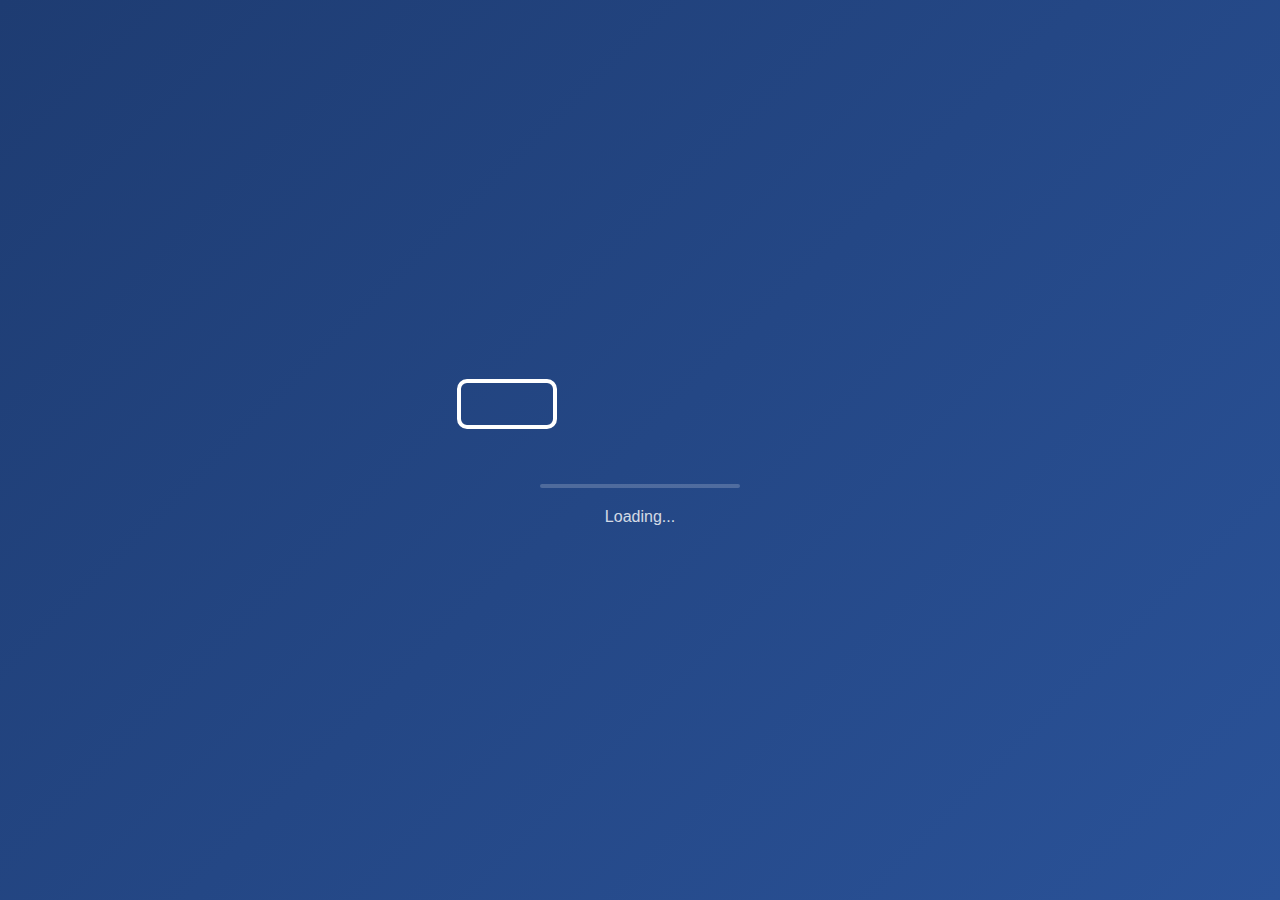
<file: index.html>
<!DOCTYPE html>
<html lang="en">
<head>
    <meta charset="UTF-8">
    <meta name="viewport" content="width=device-width, initial-scale=1.0">
    <title>YEDOS - Battery Management System</title>
    <link rel="stylesheet" href="styles.css">
    <link rel="stylesheet" href="splash.css">
</head>
<body>
    <div class="splash-container">
        <div class="splash-content">
            <div class="brand-logo">
                <div class="battery-container">
                    <div class="battery-body">
                        <div class="battery-level"></div>
                    </div>
                    <div class="lightning">⚡</div>
                </div>
                <div class="logo-text">YEDOS</div>
            </div>
            <div class="loading-bar">
                <div class="loading-progress"></div>
            </div>
            <div class="loading-text">Loading...</div>
        </div>
    </div>
    <script src="splash.js"></script>
</body>
</html>
</file>
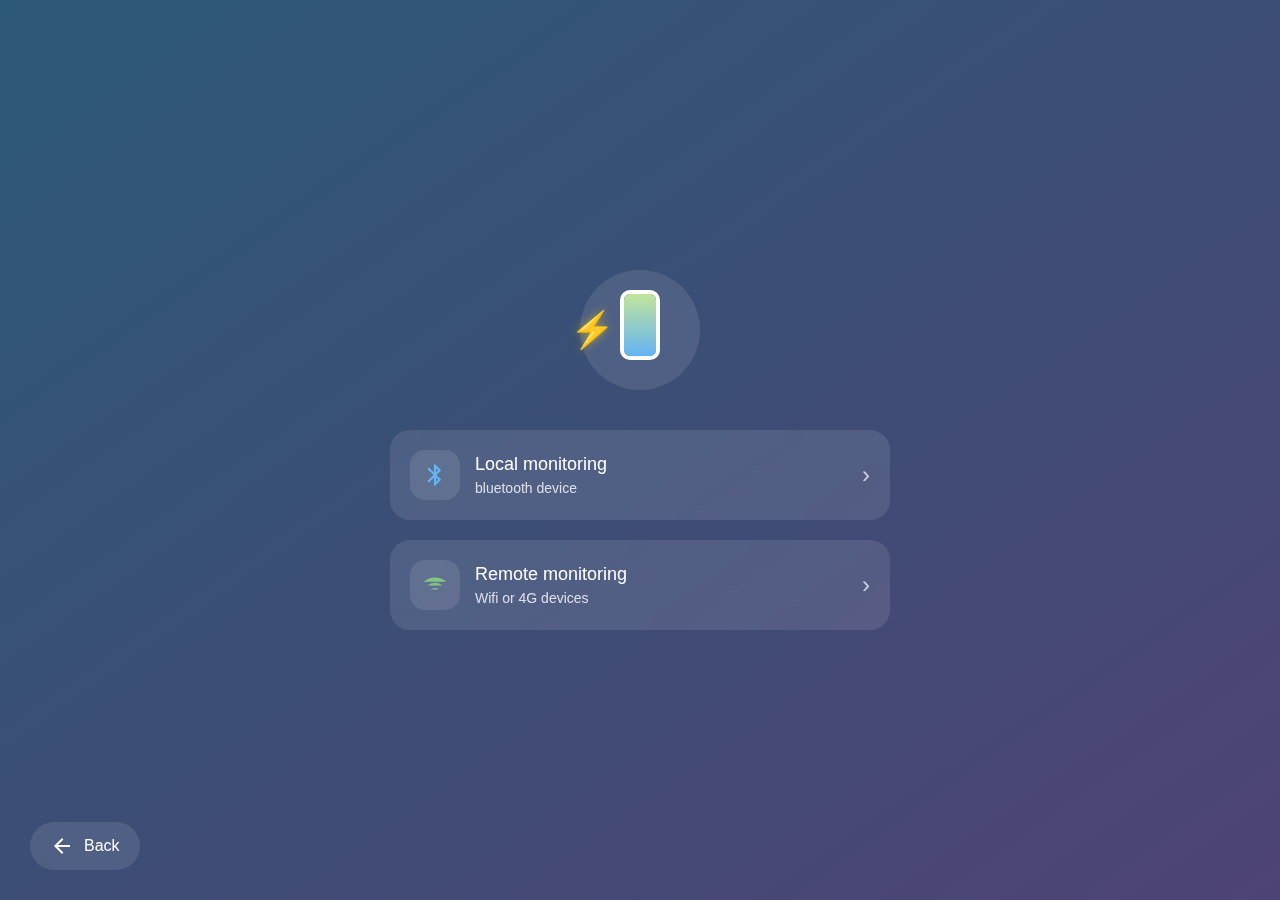
<file: dashboard.html>
<!DOCTYPE html>
<html lang="tr">
<head>
    <meta charset="UTF-8">
    <meta name="viewport" content="width=device-width, initial-scale=1.0">
    <title>YEDOS BMS</title>
    <link rel="stylesheet" href="dashboard.css">
</head>
<body>
    <div class="dashboard-container">
        <div class="logo-container">
            <div class="brand-logo">
                <div class="battery-icon">
                    <div class="battery-level"></div>
                </div>
                <div class="lightning">⚡</div>
            </div>
        </div>

        <div class="monitoring-options">
            <a href="#" class="monitoring-card local">
                <div class="icon">
                    <svg xmlns="http://www.w3.org/2000/svg" viewBox="0 0 24 24" fill="currentColor">
                        <path d="M17.71 7.71L12 2h-1v7.59L6.41 5 5 6.41 10.59 12 5 17.59 6.41 19 11 14.41V22h1l5.71-5.71-4.3-4.29 4.3-4.29zM13 5.83l1.88 1.88L13 9.59V5.83zm1.88 10.46L13 18.17v-3.76l1.88 1.88z"></path>
                    </svg>
                </div>
                <div class="content">
                    <h3>Local monitoring</h3>
                    <p>bluetooth device</p>
                </div>
                <div class="arrow">›</div>
            </a>

            <a href="#" class="monitoring-card remote">
                <div class="icon">
                    <svg xmlns="http://www.w3.org/2000/svg" viewBox="0 0 24 24" fill="currentColor">
                        <path d="M5 12.55a11 11 0 0 1 14.08 0"/>
                        <path d="M1.42 9a16 16 0 0 1 21.16 0"/>
                        <path d="M8.53 16.11a6 6 0 0 1 6.95 0"/>
                        <line x1="12" y1="20" x2="12" y2="20"/>
                    </svg>
                </div>
                <div class="content">
                    <h3>Remote monitoring</h3>
                    <p>Wifi or 4G devices</p>
                </div>
                <div class="arrow">›</div>
            </a>
        </div>
        
        <a href="login.html" class="back-button">
            <div class="icon">
                <svg xmlns="http://www.w3.org/2000/svg" viewBox="0 0 24 24" fill="currentColor">
                    <path d="M20 11H7.83l5.59-5.59L12 4l-8 8 8 8 1.41-1.41L7.83 13H20v-2z"/>
                </svg>
            </div>
            <span>Back</span>
        </a>
    </div>
    <script src="dashboard.js"></script>
</body>
</html>
</file>
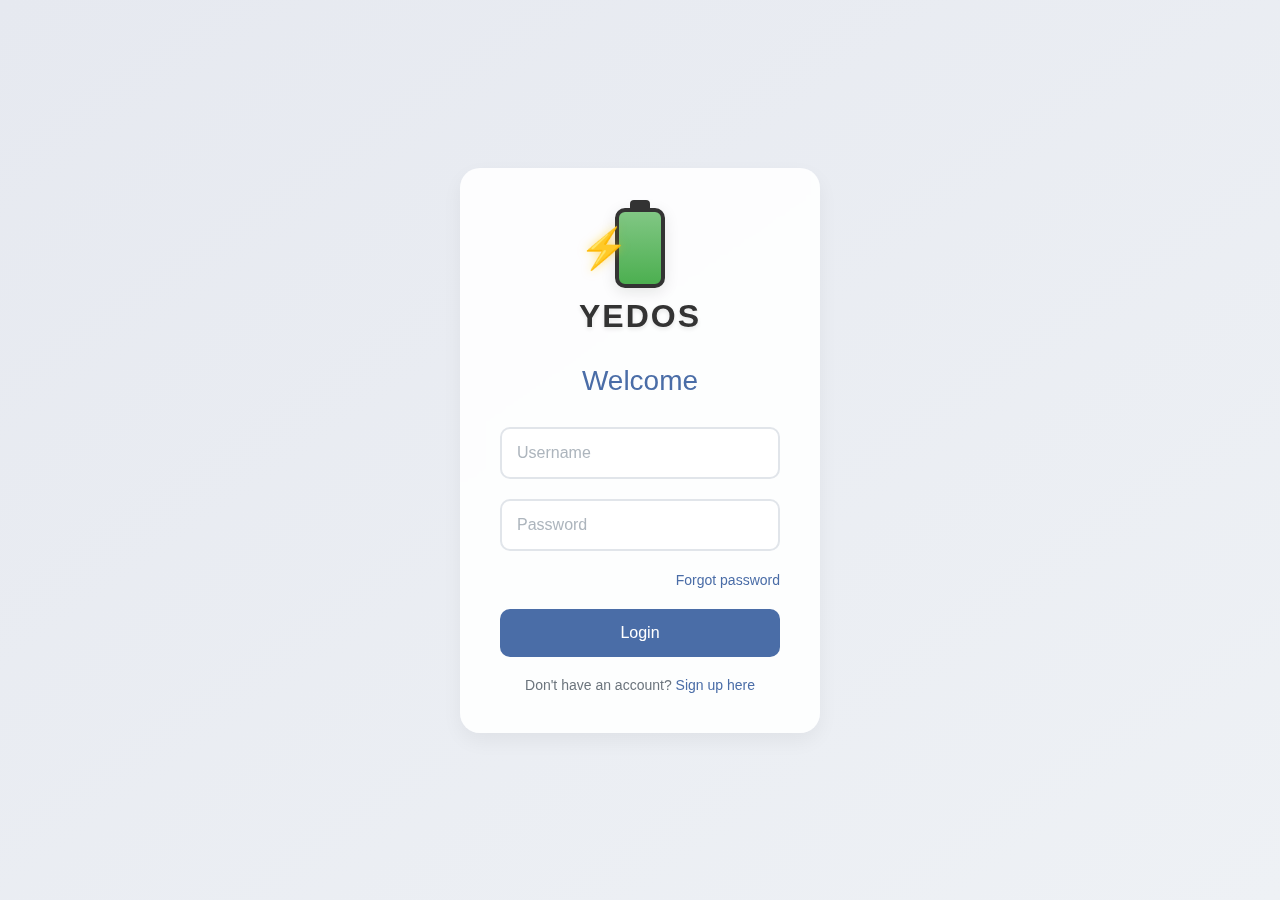
<file: login.html>
<!DOCTYPE html>
<html lang="tr">
<head>
    <meta charset="UTF-8">
    <meta name="viewport" content="width=device-width, initial-scale=1.0">
    <title>ALTAR GRUP BMS - Login</title>
    <link rel="stylesheet" href="styles.css">
</head>
<body>
    <div class="login-container">
        <div class="login-card">
            <div class="brand-container">
                <div class="brand-logo">
                    <div class="battery-icon">
                        <div class="lightning">⚡</div>
                    </div>
                </div>
                <h2 class="brand-name">YEDOS</h2>
            </div>
            <h1>Welcome</h1>
            <form id="loginForm">
                <div class="form-group">
                    <input type="text" id="username" placeholder="Username" required>
                </div>
                <div class="form-group">
                    <input type="password" id="password" placeholder="Password" required>
                    <div class="caps-lock-warning">
                        <svg xmlns="http://www.w3.org/2000/svg" viewBox="0 0 24 24" fill="currentColor">
                            <path d="M12 2L1 21h22L12 2zm0 3.45l8 14.1H4l8-14.1zM11 16h2v2h-2v-2zm0-7h2v5h-2V9z"/>
                        </svg>
                        <span>Caps Lock is on</span>
                    </div>
                </div>
                <div class="forgot-password">
                    <a href="#">Forgot password</a>
                </div>
                <button type="submit" class="login-btn">Login</button>
                <div class="signup-link">
                    Don't have an account? <a href="register.html">Sign up here</a>
                </div>
            </form>
        </div>
    </div>
    <script src="script.js"></script>
</body>
</html>
</file>
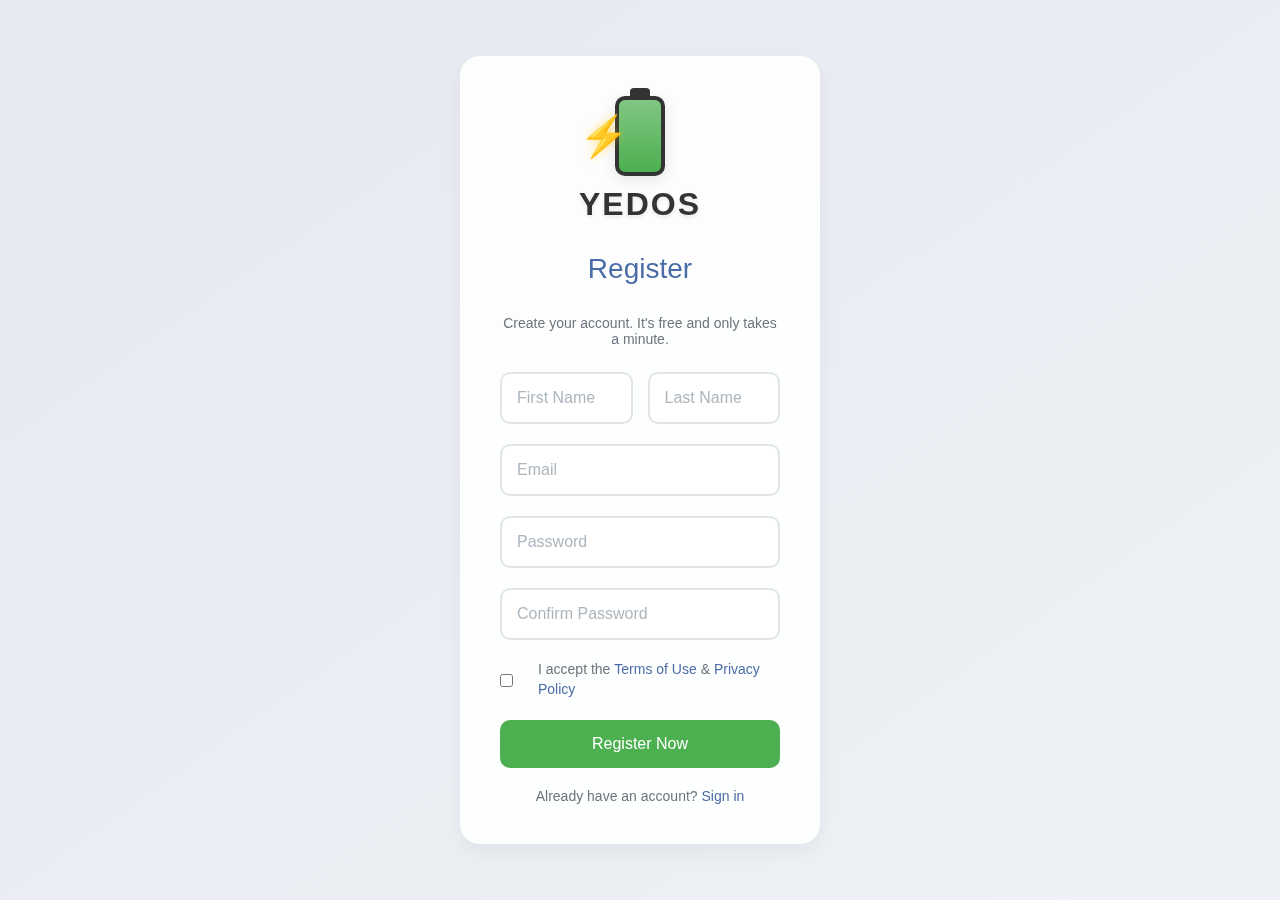
<file: register.html>
<!DOCTYPE html>
<html lang="tr">
<head>
    <meta charset="UTF-8">
    <meta name="viewport" content="width=device-width, initial-scale=1.0">
    <title>ALTAR GRUP BMS - Register</title>
    <link rel="stylesheet" href="styles.css">
    <link rel="stylesheet" href="register.css">
</head>
<body>
    <div class="login-container">
        <div class="login-card">
            <div class="brand-container">
                <div class="brand-logo">
                    <div class="battery-icon">
                        <div class="lightning">⚡</div>
                    </div>
                </div>
                <h2 class="brand-name">YEDOS</h2>
            </div>
            <h1>Register</h1>
            <p class="subtitle">Create your account. It's free and only takes a minute.</p>
            
            <form id="registerForm">
                <div class="name-group">
                    <div class="form-group">
                        <input type="text" id="firstName" placeholder="First Name" required>
                    </div>
                    <div class="form-group">
                        <input type="text" id="lastName" placeholder="Last Name" required>
                    </div>
                </div>
                
                <div class="form-group">
                    <input type="email" id="email" placeholder="Email" required>
                </div>
                
                <div class="form-group">
                    <input type="password" id="password" placeholder="Password" required>
                </div>
                
                <div class="form-group">
                    <input type="password" id="confirmPassword" placeholder="Confirm Password" required>
                </div>
                
                <div class="terms-group">
                    <label class="checkbox-container">
                        <input type="checkbox" required>
                        <span class="checkmark"></span>
                        <span class="terms-text">
                            I accept the 
                            <a href="#" class="terms-link">Terms of Use</a> & 
                            <a href="#" class="terms-link">Privacy Policy</a>
                        </span>
                    </label>
                </div>
                
                <button type="submit" class="login-btn register-btn">Register Now</button>
                
                <div class="signup-link">
                    Already have an account? <a href="login.html">Sign in</a>
                </div>
            </form>
        </div>
    </div>
    <script src="register.js"></script>
</body>
</html>
</file>
<file: styles.css>
* {
    margin: 0;
    padding: 0;
    box-sizing: border-box;
    font-family: 'Segoe UI', Tahoma, Geneva, Verdana, sans-serif;
}

body {
    min-height: 100vh;
    display: flex;
    justify-content: center;
    align-items: center;
    background: #f0f2f5;
    background: linear-gradient(145deg, #e6e9f0 0%, #eef1f5 100%);
}

.login-container {
    width: 100%;
    max-width: 400px;
    padding: 20px;
}

.login-card {
    background: rgba(255, 255, 255, 0.9);
    padding: 40px;
    border-radius: 20px;
    box-shadow: 0 8px 20px rgba(0, 0, 0, 0.05);
    backdrop-filter: blur(10px);
}

h1 {
    color: #4a6da7;
    text-align: center;
    margin-bottom: 30px;
    font-size: 28px;
    font-weight: 500;
}

.form-group {
    margin-bottom: 20px;
    position: relative;
}

.caps-lock-warning {
    position: absolute;
    right: -180px;
    top: 50%;
    transform: translateY(-50%);
    background: rgba(255, 193, 7, 0.1);
    padding: 8px 12px;
    border-radius: 8px;
    display: flex;
    align-items: center;
    gap: 8px;
    color: #ffc107;
    font-size: 14px;
    opacity: 0;
    visibility: hidden;
    transition: all 0.3s ease;
}

.caps-lock-warning.visible {
    opacity: 1;
    visibility: visible;
}

.caps-lock-warning svg {
    width: 16px;
    height: 16px;
    fill: currentColor;
}

input {
    width: 100%;
    padding: 15px;
    border: 2px solid #e1e5ea;
    border-radius: 10px;
    font-size: 16px;
    transition: all 0.3s ease;
    background: rgba(255, 255, 255, 0.9);
}

input:focus {
    outline: none;
    border-color: #4a6da7;
    box-shadow: 0 0 0 3px rgba(74, 109, 167, 0.1);
}

input::placeholder {
    color: #adb5bd;
}

.forgot-password {
    text-align: right;
    margin-bottom: 20px;
}

.forgot-password a {
    color: #4a6da7;
    text-decoration: none;
    font-size: 14px;
    transition: color 0.3s ease;
}

.forgot-password a:hover {
    color: #2d4373;
}

.login-btn {
    width: 100%;
    padding: 15px;
    background: #4a6da7;
    color: white;
    border: none;
    border-radius: 10px;
    font-size: 16px;
    font-weight: 500;
    cursor: pointer;
    transition: background 0.3s ease;
}

.login-btn:hover {
    background: #3a5a8f;
}

.signup-link {
    text-align: center;
    margin-top: 20px;
    color: #6c757d;
    font-size: 14px;
}

.signup-link a {
    color: #4a6da7;
    text-decoration: none;
    font-weight: 500;
    transition: color 0.3s ease;
}

.signup-link a:hover {
    color: #2d4373;
}

/* Animation */
@keyframes fadeIn {
    from {
        opacity: 0;
        transform: translateY(-20px);
    }
    to {
        opacity: 1;
        transform: translateY(0);
    }
}

.login-card {
    animation: fadeIn 0.5s ease-out;
}

.brand-container {
    text-align: center;
    margin-bottom: 30px;
    display: flex;
    flex-direction: column;
    align-items: center;
    gap: 10px;
}

.brand-logo {
    width: 80px;
    height: 80px;
    display: flex;
    justify-content: center;
    align-items: center;
    position: relative;
}

.battery-icon {
    width: 50px;
    height: 80px;
    border: 4px solid #333;
    border-radius: 10px;
    position: relative;
    background: linear-gradient(to top, #4CAF50 0%, #81C784 100%);
    box-shadow: 0 4px 15px rgba(0, 0, 0, 0.1);
}

.battery-icon::before {
    content: '';
    position: absolute;
    top: -12px;
    left: 50%;
    transform: translateX(-50%);
    width: 20px;
    height: 8px;
    background-color: #333;
    border-radius: 4px 4px 0 0;
}

.lightning {
    position: absolute;
    left: -40px;
    top: 50%;
    transform: translateY(-50%);
    font-size: 40px;
    color: #FFC107;
    text-shadow: 0 0 10px rgba(255, 193, 7, 0.5);
    animation: glowEffect 2s infinite;
}

.brand-name {
    font-size: 32px;
    font-weight: 700;
    color: #333;
    letter-spacing: 2px;
    text-shadow: 0 2px 4px rgba(0, 0, 0, 0.1);
}

@keyframes glowEffect {
    0% {
        text-shadow: 0 0 10px rgba(255, 193, 7, 0.5);
    }
    50% {
        text-shadow: 0 0 20px rgba(255, 193, 7, 0.8);
    }
    100% {
        text-shadow: 0 0 10px rgba(255, 193, 7, 0.5);
    }
}
</file>
<file: splash.css>
* {
    margin: 0;
    padding: 0;
    box-sizing: border-box;
    font-family: 'Segoe UI', Tahoma, Geneva, Verdana, sans-serif;
}

body {
    background: linear-gradient(145deg, #1a1a1a 0%, #2d2d2d 100%);
    min-height: 100vh;
    display: flex;
    justify-content: center;
    align-items: center;
    overflow: hidden;
}

.splash-container {
    position: fixed;
    top: 0;
    left: 0;
    width: 100%;
    height: 100%;
    background: linear-gradient(135deg, #1e3c72 0%, #2a5298 100%);
    display: flex;
    justify-content: center;
    align-items: center;
    z-index: 9999;
}

.splash-content {
    text-align: center;
    color: white;
}

.brand-logo {
    margin-bottom: 30px;
    animation: fadeInDown 1s ease-out;
}

.battery-container {
    position: relative;
    width: 120px;
    height: 60px;
    margin: 0 auto 20px;
}

.battery-body {
    position: absolute;
    top: 50%;
    left: 50%;
    transform: translate(-50%, -50%);
    width: 100px;
    height: 50px;
    border: 4px solid white;
    border-radius: 10px;
    overflow: hidden;
}

.battery-level {
    position: absolute;
    bottom: 0;
    left: 0;
    width: 100%;
    height: 0%;
    background: #4CAF50;
    transition: height 1.5s ease-in-out;
    animation: chargeBattery 2s ease-in-out forwards;
}

.lightning {
    position: absolute;
    top: 50%;
    left: 50%;
    transform: translate(-50%, -50%);
    font-size: 24px;
    opacity: 0;
    animation: flashLightning 2s ease-in-out infinite;
}

.logo-text {
    font-size: 36px;
    font-weight: bold;
    text-transform: uppercase;
    letter-spacing: 4px;
    margin-top: 20px;
    opacity: 0;
    animation: fadeInUp 1s ease-out 0.5s forwards;
    position: relative;
}

.logo-text::after {
    content: '';
    position: absolute;
    top: -8px;
    right: 2px;
    width: 12px;
    height: 14px;
    background: white;
    clip-path: polygon(0% 50%, 40% 50%, 40% 100%, 60% 100%, 60% 50%, 100% 50%, 100% 0%, 0% 0%);
    animation: glowPlug 2s infinite;
}

.loading-bar {
    width: 200px;
    height: 4px;
    background: rgba(255, 255, 255, 0.2);
    border-radius: 2px;
    margin: 20px auto;
    overflow: hidden;
}

.loading-progress {
    width: 0%;
    height: 100%;
    background: white;
    border-radius: 2px;
    transition: width 0.3s ease-out;
    animation: progress 2s ease-out forwards;
}

.loading-text {
    font-size: 16px;
    opacity: 0.8;
    animation: pulse 1.5s ease-in-out infinite;
}

@keyframes chargeBattery {
    0% {
        height: 0%;
        background: #f44336;
    }
    50% {
        height: 50%;
        background: #FFC107;
    }
    100% {
        height: 100%;
        background: #4CAF50;
    }
}

@keyframes flashLightning {
    0%, 100% {
        opacity: 0;
        transform: translate(-50%, -50%) scale(0.8);
    }
    50% {
        opacity: 1;
        transform: translate(-50%, -50%) scale(1.2);
    }
}

@keyframes fadeInDown {
    from {
        opacity: 0;
        transform: translateY(-20px);
    }
    to {
        opacity: 1;
        transform: translateY(0);
    }
}

@keyframes fadeInUp {
    from {
        opacity: 0;
        transform: translateY(20px);
    }
    to {
        opacity: 1;
        transform: translateY(0);
    }
}

@keyframes progress {
    from {
        width: 0%;
    }
    to {
        width: 100%;
    }
}

@keyframes pulse {
    0%, 100% {
        opacity: 0.5;
    }
    50% {
        opacity: 1;
    }
}

@keyframes glowPlug {
    0%, 100% {
        box-shadow: 0 0 5px white;
    }
    50% {
        box-shadow: 0 0 15px white, 0 0 25px rgba(255, 255, 255, 0.5);
    }
}
</file>
<file: dashboard.css>
* {
    margin: 0;
    padding: 0;
    box-sizing: border-box;
    font-family: 'Segoe UI', Tahoma, Geneva, Verdana, sans-serif;
}

body {
    min-height: 100vh;
    background: linear-gradient(145deg, #2b5876 0%, #4e4376 100%);
    display: flex;
    justify-content: center;
    align-items: center;
    padding: 20px;
}

.dashboard-container {
    width: 100%;
    max-width: 500px;
    display: flex;
    flex-direction: column;
    align-items: center;
    gap: 40px;
}

.logo-container {
    width: 120px;
    height: 120px;
    background: rgba(255, 255, 255, 0.1);
    border-radius: 50%;
    display: flex;
    justify-content: center;
    align-items: center;
    padding: 20px;
    animation: pulse 2s infinite;
}

.brand-logo {
    position: relative;
    width: 100%;
    height: 100%;
}

.battery-icon {
    width: 40px;
    height: 70px;
    border: 4px solid #fff;
    border-radius: 10px;
    position: relative;
    overflow: hidden;
    margin: 0 auto;
}

.battery-icon::before {
    content: '';
    position: absolute;
    top: -10px;
    left: 50%;
    transform: translateX(-50%);
    width: 20px;
    height: 6px;
    background-color: #fff;
    border-radius: 3px 3px 0 0;
}

.battery-level {
    position: absolute;
    bottom: 0;
    left: 0;
    width: 100%;
    height: 100%;
    background: linear-gradient(to top, #64b3f4 0%, #c2e59c 100%);
    animation: chargeBattery 3s ease-in-out infinite;
}

.lightning {
    position: absolute;
    left: -30px;
    top: 50%;
    transform: translateY(-50%);
    font-size: 36px;
    color: #ffd700;
    text-shadow: 0 0 10px rgba(255, 215, 0, 0.5);
    animation: glowLightning 1.5s ease-in-out infinite;
}

.monitoring-options {
    width: 100%;
    display: flex;
    flex-direction: column;
    gap: 20px;
}

.monitoring-card {
    background: rgba(255, 255, 255, 0.1);
    backdrop-filter: blur(10px);
    border-radius: 20px;
    padding: 20px;
    display: flex;
    align-items: center;
    gap: 15px;
    text-decoration: none;
    color: white;
    transition: all 0.3s ease;
}

.monitoring-card:hover {
    background: rgba(255, 255, 255, 0.2);
    transform: translateY(-2px);
}

.monitoring-card .icon {
    width: 50px;
    height: 50px;
    display: flex;
    justify-content: center;
    align-items: center;
    background: rgba(255, 255, 255, 0.1);
    border-radius: 15px;
    padding: 12px;
    transition: all 0.3s ease;
}

.monitoring-card:hover .icon {
    background: rgba(255, 255, 255, 0.2);
    transform: scale(1.05);
}

.monitoring-card .icon svg {
    width: 100%;
    height: 100%;
    fill: currentColor;
}

.monitoring-card.local .icon {
    color: #64b5f6;
}

.monitoring-card.remote .icon {
    color: #81c784;
}

.monitoring-card .content {
    flex: 1;
}

.monitoring-card h3 {
    font-size: 18px;
    font-weight: 500;
    margin-bottom: 5px;
}

.monitoring-card p {
    font-size: 14px;
    opacity: 0.8;
}

.monitoring-card .arrow {
    font-size: 24px;
    opacity: 0.7;
}

@keyframes pulse {
    0% {
        box-shadow: 0 0 0 0 rgba(255, 255, 255, 0.4);
    }
    70% {
        box-shadow: 0 0 0 20px rgba(255, 255, 255, 0);
    }
    100% {
        box-shadow: 0 0 0 0 rgba(255, 255, 255, 0);
    }
}

@keyframes chargeBattery {
    0%, 100% {
        height: 85%;
    }
    50% {
        height: 100%;
    }
}

@keyframes glowLightning {
    0%, 100% {
        opacity: 0.5;
        transform: translateY(-50%) scale(0.95);
    }
    50% {
        opacity: 1;
        transform: translateY(-50%) scale(1.05);
    }
}

.back-button {
    position: fixed;
    bottom: 30px;
    left: 30px;
    display: flex;
    align-items: center;
    gap: 10px;
    background: rgba(255, 255, 255, 0.1);
    backdrop-filter: blur(10px);
    padding: 12px 20px;
    border-radius: 50px;
    color: white;
    text-decoration: none;
    transition: all 0.3s ease;
}

.back-button:hover {
    background: rgba(255, 255, 255, 0.2);
    transform: translateX(-5px);
}

.back-button .icon {
    width: 24px;
    height: 24px;
    display: flex;
    align-items: center;
    justify-content: center;
}

.back-button .icon svg {
    width: 100%;
    height: 100%;
    fill: currentColor;
}

.back-button span {
    font-size: 16px;
    font-weight: 500;
}
</file>
<file: register.css>
.subtitle {
    text-align: center;
    color: #6c757d;
    margin-bottom: 25px;
    font-size: 14px;
}

.name-group {
    display: flex;
    gap: 15px;
    margin-bottom: 20px;
}

.name-group .form-group {
    flex: 1;
    margin-bottom: 0;
}

.terms-group {
    margin: 20px 0;
}

.checkbox-container {
    display: flex;
    align-items: center;
    gap: 10px;
    cursor: pointer;
    font-size: 14px;
    color: #6c757d;
}

.checkbox-container input {
    width: auto;
    margin-right: 5px;
}

.terms-text {
    line-height: 1.4;
}

.terms-link {
    color: #4a6da7;
    text-decoration: none;
    font-weight: 500;
}

.terms-link:hover {
    color: #2d4373;
}

.register-btn {
    background-color: #4CAF50;
}

.register-btn:hover {
    background-color: #45a049;
}

/* Responsive design for mobile */
@media (max-width: 480px) {
    .name-group {
        flex-direction: column;
        gap: 20px;
    }
    
    .login-card {
        padding: 30px 20px;
    }
}
</file>
